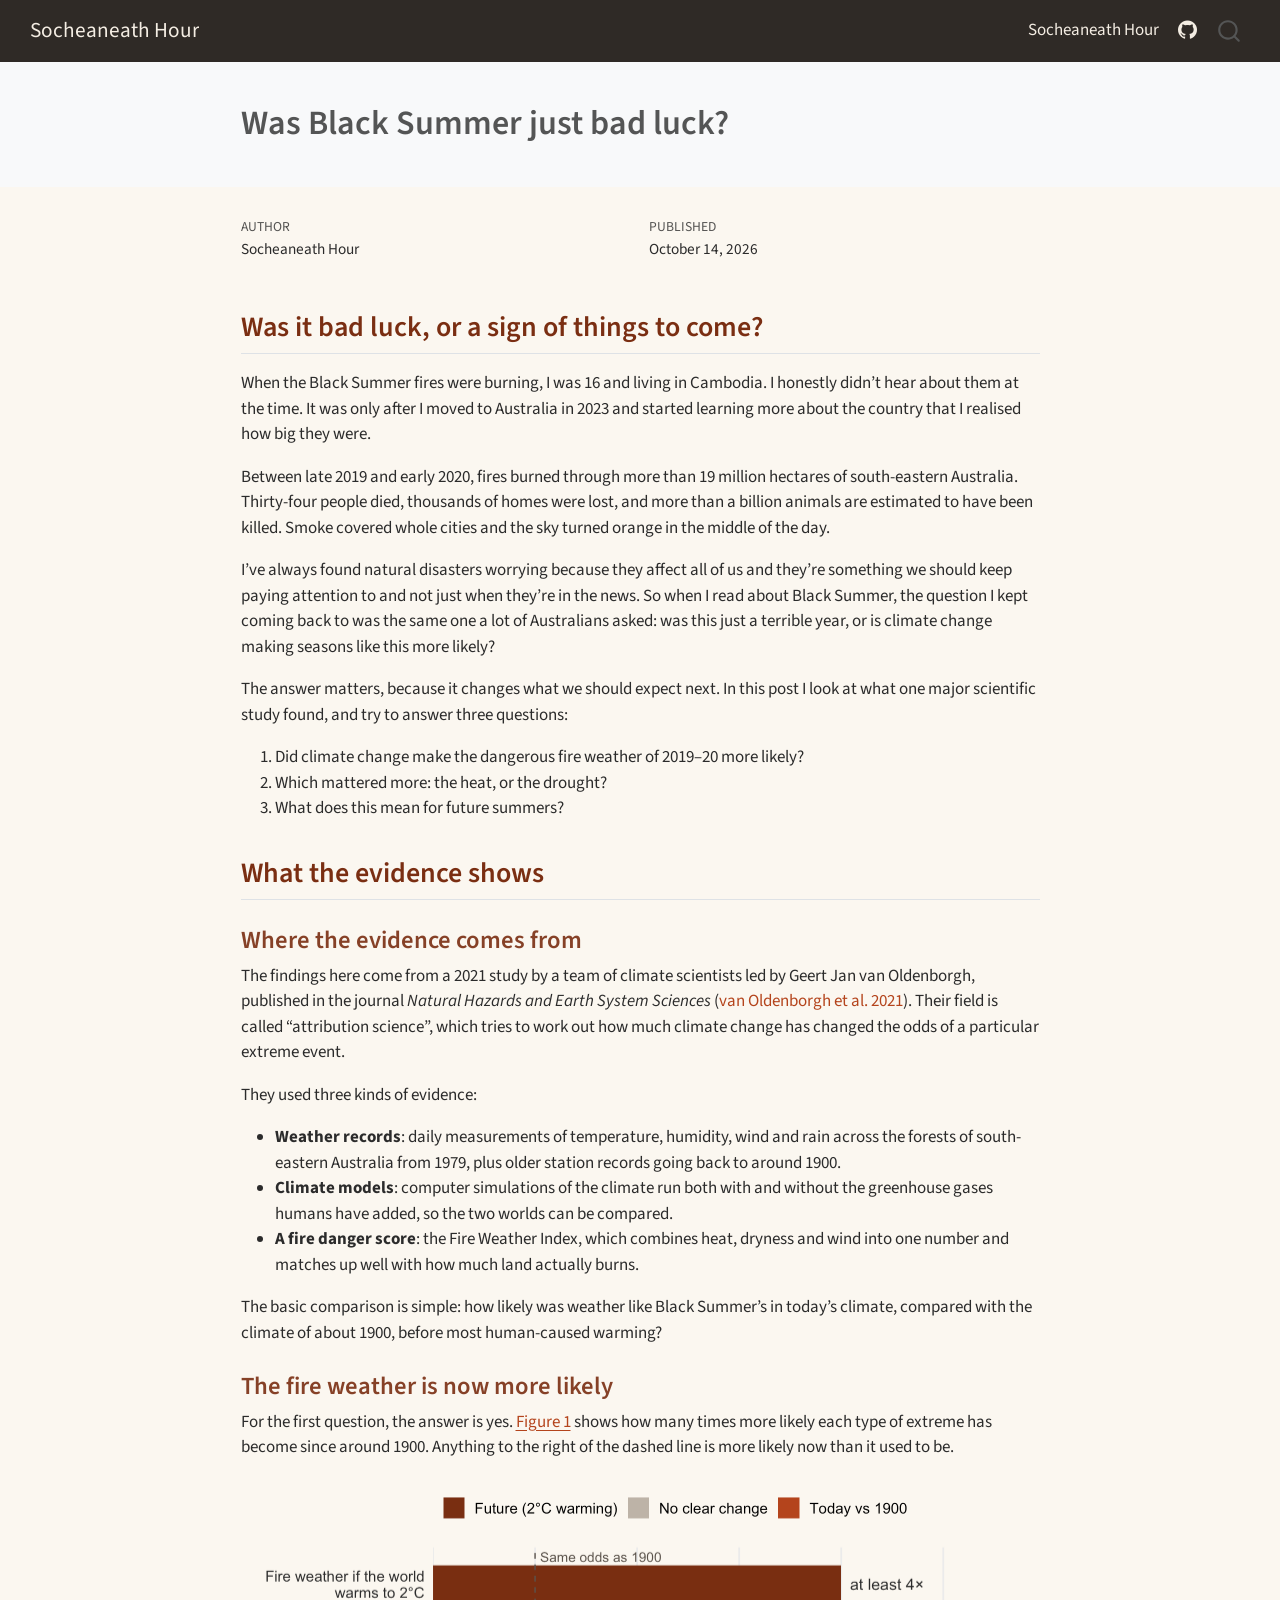
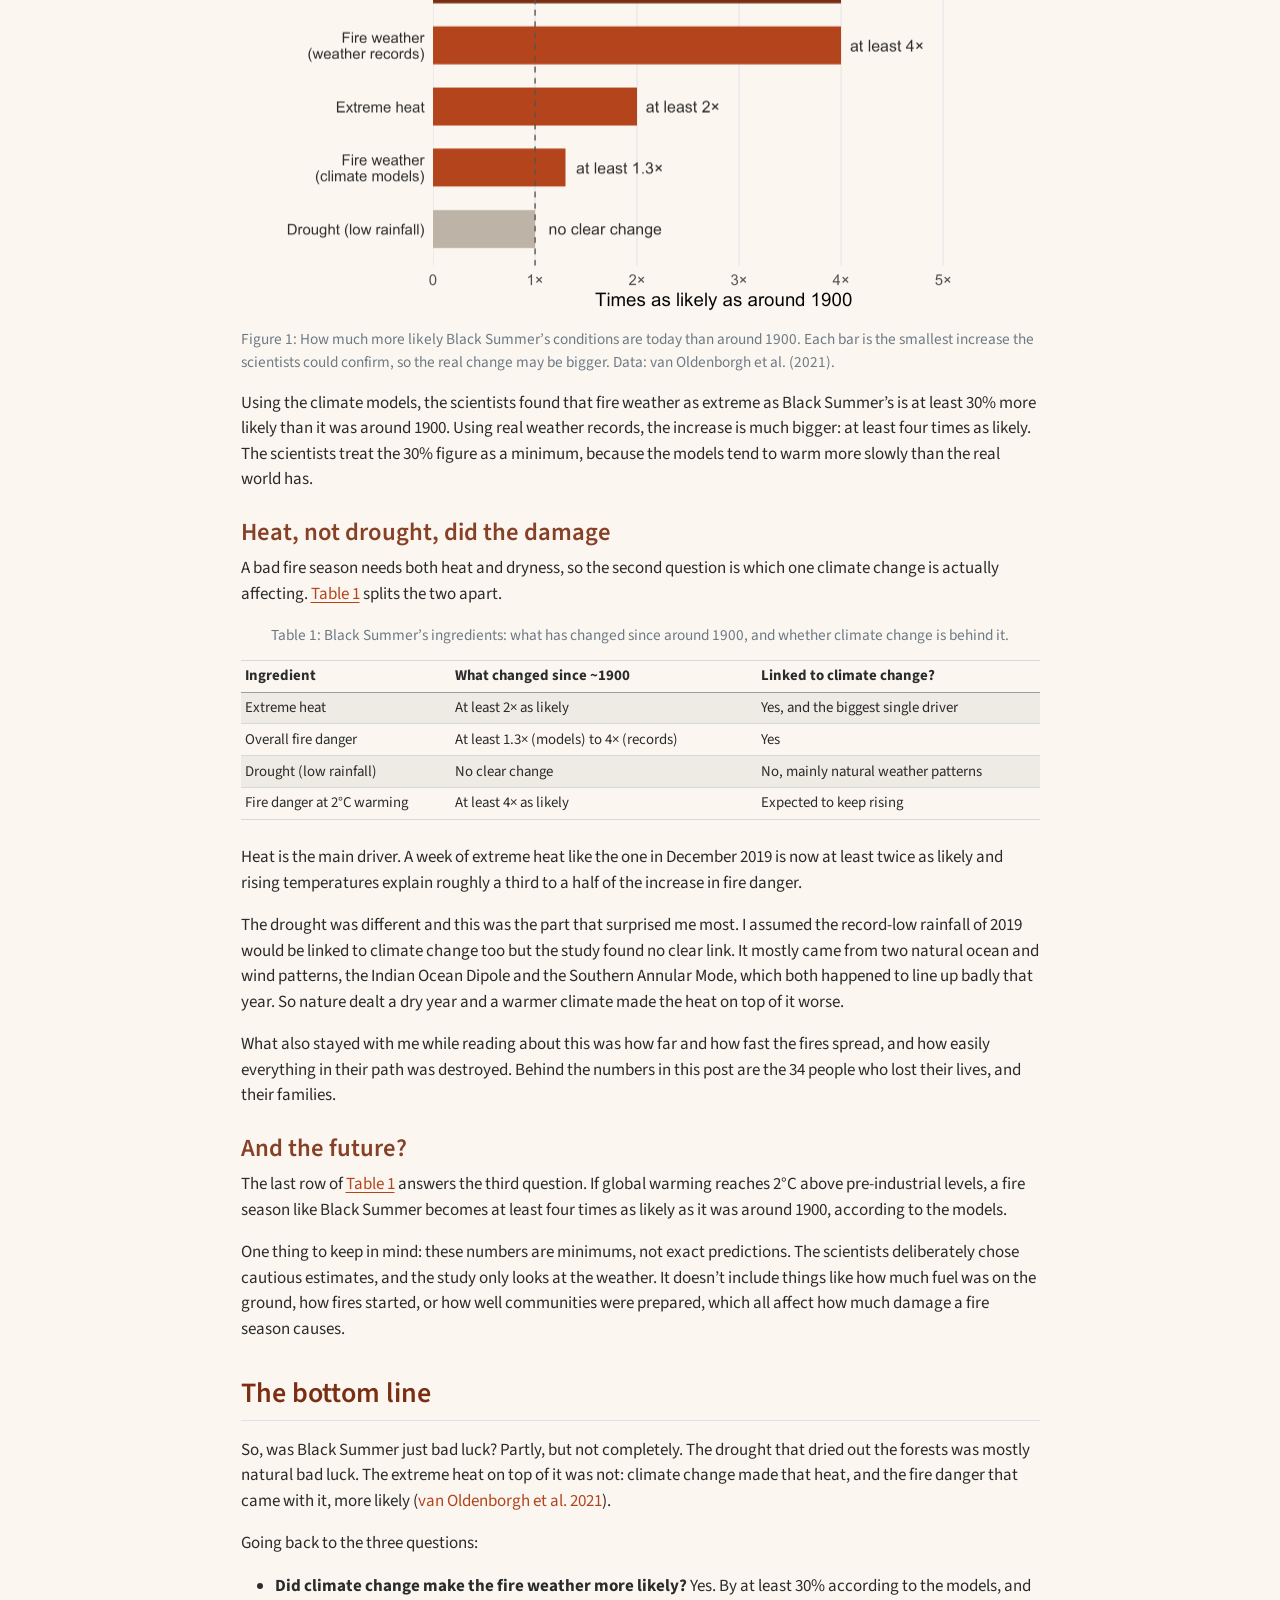
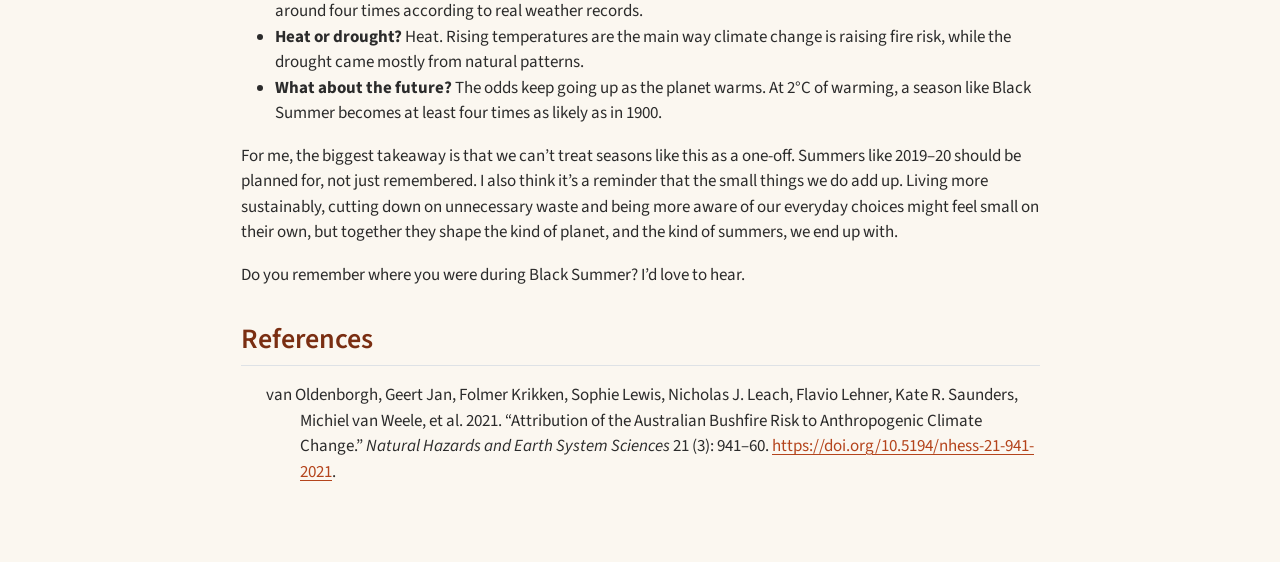
<file: docs/posts/black_summer/index.html>
<!DOCTYPE html>
<html xmlns="http://www.w3.org/1999/xhtml" lang="en" xml:lang="en"><head>

<meta charset="utf-8">
<meta name="generator" content="quarto-1.6.42">

<meta name="viewport" content="width=device-width, initial-scale=1.0, user-scalable=yes">

<meta name="author" content="Socheaneath Hour">
<meta name="dcterms.date" content="2026-10-14">

<title>Was Black Summer just bad luck? – Socheaneath Hour</title>
<style>
code{white-space: pre-wrap;}
span.smallcaps{font-variant: small-caps;}
div.columns{display: flex; gap: min(4vw, 1.5em);}
div.column{flex: auto; overflow-x: auto;}
div.hanging-indent{margin-left: 1.5em; text-indent: -1.5em;}
ul.task-list{list-style: none;}
ul.task-list li input[type="checkbox"] {
  width: 0.8em;
  margin: 0 0.8em 0.2em -1em; /* quarto-specific, see https://github.com/quarto-dev/quarto-cli/issues/4556 */ 
  vertical-align: middle;
}
/* CSS for citations */
div.csl-bib-body { }
div.csl-entry {
  clear: both;
  margin-bottom: 0em;
}
.hanging-indent div.csl-entry {
  margin-left:2em;
  text-indent:-2em;
}
div.csl-left-margin {
  min-width:2em;
  float:left;
}
div.csl-right-inline {
  margin-left:2em;
  padding-left:1em;
}
div.csl-indent {
  margin-left: 2em;
}</style>


<script src="../../site_libs/quarto-nav/quarto-nav.js"></script>
<script src="../../site_libs/quarto-nav/headroom.min.js"></script>
<script src="../../site_libs/clipboard/clipboard.min.js"></script>
<script src="../../site_libs/quarto-search/autocomplete.umd.js"></script>
<script src="../../site_libs/quarto-search/fuse.min.js"></script>
<script src="../../site_libs/quarto-search/quarto-search.js"></script>
<meta name="quarto:offset" content="../../">
<script src="../../site_libs/quarto-html/quarto.js"></script>
<script src="../../site_libs/quarto-html/popper.min.js"></script>
<script src="../../site_libs/quarto-html/tippy.umd.min.js"></script>
<script src="../../site_libs/quarto-html/anchor.min.js"></script>
<link href="../../site_libs/quarto-html/tippy.css" rel="stylesheet">
<link href="../../site_libs/quarto-html/quarto-syntax-highlighting-2f5df379a58b258e96c21c0638c20c03.css" rel="stylesheet" id="quarto-text-highlighting-styles">
<script src="../../site_libs/bootstrap/bootstrap.min.js"></script>
<link href="../../site_libs/bootstrap/bootstrap-icons.css" rel="stylesheet">
<link href="../../site_libs/bootstrap/bootstrap-6bd9cfa162949bde0a231f530c97869d.min.css" rel="stylesheet" append-hash="true" id="quarto-bootstrap" data-mode="light">
<script id="quarto-search-options" type="application/json">{
  "location": "navbar",
  "copy-button": false,
  "collapse-after": 3,
  "panel-placement": "end",
  "type": "overlay",
  "limit": 50,
  "keyboard-shortcut": [
    "f",
    "/",
    "s"
  ],
  "show-item-context": false,
  "language": {
    "search-no-results-text": "No results",
    "search-matching-documents-text": "matching documents",
    "search-copy-link-title": "Copy link to search",
    "search-hide-matches-text": "Hide additional matches",
    "search-more-match-text": "more match in this document",
    "search-more-matches-text": "more matches in this document",
    "search-clear-button-title": "Clear",
    "search-text-placeholder": "",
    "search-detached-cancel-button-title": "Cancel",
    "search-submit-button-title": "Submit",
    "search-label": "Search"
  }
}</script>


<link rel="stylesheet" href="../../styles.css">
</head>

<body class="nav-fixed fullcontent">

<div id="quarto-search-results"></div>
  <header id="quarto-header" class="headroom fixed-top quarto-banner">
    <nav class="navbar navbar-expand-lg " data-bs-theme="dark">
      <div class="navbar-container container-fluid">
      <div class="navbar-brand-container mx-auto">
    <a class="navbar-brand" href="../../index.html">
    <span class="navbar-title">Socheaneath Hour</span>
    </a>
  </div>
            <div id="quarto-search" class="" title="Search"></div>
          <button class="navbar-toggler" type="button" data-bs-toggle="collapse" data-bs-target="#navbarCollapse" aria-controls="navbarCollapse" role="menu" aria-expanded="false" aria-label="Toggle navigation" onclick="if (window.quartoToggleHeadroom) { window.quartoToggleHeadroom(); }">
  <span class="navbar-toggler-icon"></span>
</button>
          <div class="collapse navbar-collapse" id="navbarCollapse">
            <ul class="navbar-nav navbar-nav-scroll ms-auto">
  <li class="nav-item">
    <a class="nav-link" href="../../about.html"> 
<span class="menu-text">Socheaneath Hour</span></a>
  </li>  
  <li class="nav-item compact">
    <a class="nav-link" href="https://github.com/shou0031-arch"> <i class="bi bi-github" role="img">
</i> 
<span class="menu-text"></span></a>
  </li>  
</ul>
          </div> <!-- /navcollapse -->
            <div class="quarto-navbar-tools">
</div>
      </div> <!-- /container-fluid -->
    </nav>
</header>
<!-- content -->
<header id="title-block-header" class="quarto-title-block default page-columns page-full">
  <div class="quarto-title-banner page-columns page-full">
    <div class="quarto-title column-body">
      <h1 class="title">Was Black Summer just bad luck?</h1>
                      </div>
  </div>
    
  
  <div class="quarto-title-meta">

      <div>
      <div class="quarto-title-meta-heading">Author</div>
      <div class="quarto-title-meta-contents">
               <p>Socheaneath Hour </p>
            </div>
    </div>
      
      <div>
      <div class="quarto-title-meta-heading">Published</div>
      <div class="quarto-title-meta-contents">
        <p class="date">October 14, 2026</p>
      </div>
    </div>
    
      
    </div>
    
  
  </header><div id="quarto-content" class="quarto-container page-columns page-rows-contents page-layout-article page-navbar">
<!-- sidebar -->
<!-- margin-sidebar -->
    
<!-- main -->
<main class="content quarto-banner-title-block" id="quarto-document-content">





<section id="was-it-bad-luck-or-a-sign-of-things-to-come" class="level2">
<h2 class="anchored" data-anchor-id="was-it-bad-luck-or-a-sign-of-things-to-come">Was it bad luck, or a sign of things to come?</h2>
<p>When the Black Summer fires were burning, I was 16 and living in Cambodia. I honestly didn’t hear about them at the time. It was only after I moved to Australia in 2023 and started learning more about the country that I realised how big they were.</p>
<p>Between late 2019 and early 2020, fires burned through more than 19 million hectares of south-eastern Australia. Thirty-four people died, thousands of homes were lost, and more than a billion animals are estimated to have been killed. Smoke covered whole cities and the sky turned orange in the middle of the day.</p>
<p>I’ve always found natural disasters worrying because they affect all of us and they’re something we should keep paying attention to and not just when they’re in the news. So when I read about Black Summer, the question I kept coming back to was the same one a lot of Australians asked: was this just a terrible year, or is climate change making seasons like this more likely?</p>
<p>The answer matters, because it changes what we should expect next. In this post I look at what one major scientific study found, and try to answer three questions:</p>
<ol type="1">
<li>Did climate change make the dangerous fire weather of 2019–20 more likely?</li>
<li>Which mattered more: the heat, or the drought?</li>
<li>What does this mean for future summers?</li>
</ol>
</section>
<section id="what-the-evidence-shows" class="level2">
<h2 class="anchored" data-anchor-id="what-the-evidence-shows">What the evidence shows</h2>
<section id="where-the-evidence-comes-from" class="level3">
<h3 class="anchored" data-anchor-id="where-the-evidence-comes-from">Where the evidence comes from</h3>
<p>The findings here come from a 2021 study by a team of climate scientists led by Geert Jan van Oldenborgh, published in the journal <em>Natural Hazards and Earth System Sciences</em> <span class="citation" data-cites="vanoldenborgh2021">(<a href="#ref-vanoldenborgh2021" role="doc-biblioref">van Oldenborgh et al. 2021</a>)</span>. Their field is called “attribution science”, which tries to work out how much climate change has changed the odds of a particular extreme event.</p>
<p>They used three kinds of evidence:</p>
<ul>
<li><strong>Weather records</strong>: daily measurements of temperature, humidity, wind and rain across the forests of south-eastern Australia from 1979, plus older station records going back to around 1900.</li>
<li><strong>Climate models</strong>: computer simulations of the climate run both with and without the greenhouse gases humans have added, so the two worlds can be compared.</li>
<li><strong>A fire danger score</strong>: the Fire Weather Index, which combines heat, dryness and wind into one number and matches up well with how much land actually burns.</li>
</ul>
<p>The basic comparison is simple: how likely was weather like Black Summer’s in today’s climate, compared with the climate of about 1900, before most human-caused warming?</p>
</section>
<section id="the-fire-weather-is-now-more-likely" class="level3">
<h3 class="anchored" data-anchor-id="the-fire-weather-is-now-more-likely">The fire weather is now more likely</h3>
<p>For the first question, the answer is yes. <a href="#fig-likelihood" class="quarto-xref">Figure&nbsp;1</a> shows how many times more likely each type of extreme has become since around 1900. Anything to the right of the dashed line is more likely now than it used to be.</p>
<div class="cell">
<div class="cell-output-display">
<div id="fig-likelihood" class="quarto-float quarto-figure quarto-figure-center anchored" alt="Horizontal bar chart. Fire weather at 2 degrees of warming is at least 4 times as likely, fire weather from weather records at least 4 times, extreme heat at least 2 times, fire weather from climate models at least 1.3 times, and drought shows no clear change at 1 times.">
<figure class="quarto-float quarto-float-fig figure">
<div aria-describedby="fig-likelihood-caption-0ceaefa1-69ba-4598-a22c-09a6ac19f8ca">
<img src="index_files/figure-html/fig-likelihood-1.png" class="img-fluid figure-img" alt="Horizontal bar chart. Fire weather at 2 degrees of warming is at least 4 times as likely, fire weather from weather records at least 4 times, extreme heat at least 2 times, fire weather from climate models at least 1.3 times, and drought shows no clear change at 1 times." width="768">
</div>
<figcaption class="quarto-float-caption-bottom quarto-float-caption quarto-float-fig" id="fig-likelihood-caption-0ceaefa1-69ba-4598-a22c-09a6ac19f8ca">
Figure&nbsp;1: How much more likely Black Summer’s conditions are today than around 1900. Each bar is the smallest increase the scientists could confirm, so the real change may be bigger. Data: van Oldenborgh et al.&nbsp;(2021).
</figcaption>
</figure>
</div>
</div>
</div>
<p>Using the climate models, the scientists found that fire weather as extreme as Black Summer’s is at least 30% more likely than it was around 1900. Using real weather records, the increase is much bigger: at least four times as likely. The scientists treat the 30% figure as a minimum, because the models tend to warm more slowly than the real world has.</p>
</section>
<section id="heat-not-drought-did-the-damage" class="level3">
<h3 class="anchored" data-anchor-id="heat-not-drought-did-the-damage">Heat, not drought, did the damage</h3>
<p>A bad fire season needs both heat and dryness, so the second question is which one climate change is actually affecting. <a href="#tbl-ingredients" class="quarto-xref">Table&nbsp;1</a> splits the two apart.</p>
<div class="cell">
<div id="tbl-ingredients" class="cell quarto-float quarto-figure quarto-figure-center anchored">
<figure class="quarto-float quarto-float-tbl figure">
<figcaption class="quarto-float-caption-top quarto-float-caption quarto-float-tbl" id="tbl-ingredients-caption-0ceaefa1-69ba-4598-a22c-09a6ac19f8ca">
Table&nbsp;1: Black Summer’s ingredients: what has changed since around 1900, and whether climate change is behind it.
</figcaption>
<div aria-describedby="tbl-ingredients-caption-0ceaefa1-69ba-4598-a22c-09a6ac19f8ca">
<div class="cell-output-display">
<table class="do-not-create-environment cell caption-top table table-sm table-striped small">
<colgroup>
<col style="width: 26%">
<col style="width: 38%">
<col style="width: 35%">
</colgroup>
<thead>
<tr class="header">
<th style="text-align: left;">Ingredient</th>
<th style="text-align: left;">What changed since ~1900</th>
<th style="text-align: left;">Linked to climate change?</th>
</tr>
</thead>
<tbody>
<tr class="odd">
<td style="text-align: left;">Extreme heat</td>
<td style="text-align: left;">At least 2× as likely</td>
<td style="text-align: left;">Yes, and the biggest single driver</td>
</tr>
<tr class="even">
<td style="text-align: left;">Overall fire danger</td>
<td style="text-align: left;">At least 1.3× (models) to 4× (records)</td>
<td style="text-align: left;">Yes</td>
</tr>
<tr class="odd">
<td style="text-align: left;">Drought (low rainfall)</td>
<td style="text-align: left;">No clear change</td>
<td style="text-align: left;">No, mainly natural weather patterns</td>
</tr>
<tr class="even">
<td style="text-align: left;">Fire danger at 2°C warming</td>
<td style="text-align: left;">At least 4× as likely</td>
<td style="text-align: left;">Expected to keep rising</td>
</tr>
</tbody>
</table>
</div>
</div>
</figure>
</div>
</div>
<p>Heat is the main driver. A week of extreme heat like the one in December 2019 is now at least twice as likely and rising temperatures explain roughly a third to a half of the increase in fire danger.</p>
<p>The drought was different and this was the part that surprised me most. I assumed the record-low rainfall of 2019 would be linked to climate change too but the study found no clear link. It mostly came from two natural ocean and wind patterns, the Indian Ocean Dipole and the Southern Annular Mode, which both happened to line up badly that year. So nature dealt a dry year and a warmer climate made the heat on top of it worse.</p>
<p>What also stayed with me while reading about this was how far and how fast the fires spread, and how easily everything in their path was destroyed. Behind the numbers in this post are the 34 people who lost their lives, and their families.</p>
</section>
<section id="and-the-future" class="level3">
<h3 class="anchored" data-anchor-id="and-the-future">And the future?</h3>
<p>The last row of <a href="#tbl-ingredients" class="quarto-xref">Table&nbsp;1</a> answers the third question. If global warming reaches 2°C above pre-industrial levels, a fire season like Black Summer becomes at least four times as likely as it was around 1900, according to the models.</p>
<p>One thing to keep in mind: these numbers are minimums, not exact predictions. The scientists deliberately chose cautious estimates, and the study only looks at the weather. It doesn’t include things like how much fuel was on the ground, how fires started, or how well communities were prepared, which all affect how much damage a fire season causes.</p>
</section>
</section>
<section id="the-bottom-line" class="level2">
<h2 class="anchored" data-anchor-id="the-bottom-line">The bottom line</h2>
<p>So, was Black Summer just bad luck? Partly, but not completely. The drought that dried out the forests was mostly natural bad luck. The extreme heat on top of it was not: climate change made that heat, and the fire danger that came with it, more likely <span class="citation" data-cites="vanoldenborgh2021">(<a href="#ref-vanoldenborgh2021" role="doc-biblioref">van Oldenborgh et al. 2021</a>)</span>.</p>
<p>Going back to the three questions:</p>
<ul>
<li><strong>Did climate change make the fire weather more likely?</strong> Yes. By at least 30% according to the models, and around four times according to real weather records.</li>
<li><strong>Heat or drought?</strong> Heat. Rising temperatures are the main way climate change is raising fire risk, while the drought came mostly from natural patterns.</li>
<li><strong>What about the future?</strong> The odds keep going up as the planet warms. At 2°C of warming, a season like Black Summer becomes at least four times as likely as in 1900.</li>
</ul>
<p>For me, the biggest takeaway is that we can’t treat seasons like this as a one-off. Summers like 2019–20 should be planned for, not just remembered. I also think it’s a reminder that the small things we do add up. Living more sustainably, cutting down on unnecessary waste and being more aware of our everyday choices might feel small on their own, but together they shape the kind of planet, and the kind of summers, we end up with.</p>
<p>Do you remember where you were during Black Summer? I’d love to hear.</p>
</section>
<section id="references" class="level2">
<h2 class="anchored" data-anchor-id="references">References</h2>
<div id="refs" class="references csl-bib-body hanging-indent" data-entry-spacing="0" role="list">
<div id="ref-vanoldenborgh2021" class="csl-entry" role="listitem">
van Oldenborgh, Geert Jan, Folmer Krikken, Sophie Lewis, Nicholas J. Leach, Flavio Lehner, Kate R. Saunders, Michiel van Weele, et al. 2021. <span>“Attribution of the <span>Australian</span> Bushfire Risk to Anthropogenic Climate Change.”</span> <em>Natural Hazards and Earth System Sciences</em> 21 (3): 941–60. <a href="https://doi.org/10.5194/nhess-21-941-2021">https://doi.org/10.5194/nhess-21-941-2021</a>.
</div>
</div>


</section>

</main> <!-- /main -->
<script id="quarto-html-after-body" type="application/javascript">
window.document.addEventListener("DOMContentLoaded", function (event) {
  const toggleBodyColorMode = (bsSheetEl) => {
    const mode = bsSheetEl.getAttribute("data-mode");
    const bodyEl = window.document.querySelector("body");
    if (mode === "dark") {
      bodyEl.classList.add("quarto-dark");
      bodyEl.classList.remove("quarto-light");
    } else {
      bodyEl.classList.add("quarto-light");
      bodyEl.classList.remove("quarto-dark");
    }
  }
  const toggleBodyColorPrimary = () => {
    const bsSheetEl = window.document.querySelector("link#quarto-bootstrap");
    if (bsSheetEl) {
      toggleBodyColorMode(bsSheetEl);
    }
  }
  toggleBodyColorPrimary();  
  const icon = "";
  const anchorJS = new window.AnchorJS();
  anchorJS.options = {
    placement: 'right',
    icon: icon
  };
  anchorJS.add('.anchored');
  const isCodeAnnotation = (el) => {
    for (const clz of el.classList) {
      if (clz.startsWith('code-annotation-')) {                     
        return true;
      }
    }
    return false;
  }
  const onCopySuccess = function(e) {
    // button target
    const button = e.trigger;
    // don't keep focus
    button.blur();
    // flash "checked"
    button.classList.add('code-copy-button-checked');
    var currentTitle = button.getAttribute("title");
    button.setAttribute("title", "Copied!");
    let tooltip;
    if (window.bootstrap) {
      button.setAttribute("data-bs-toggle", "tooltip");
      button.setAttribute("data-bs-placement", "left");
      button.setAttribute("data-bs-title", "Copied!");
      tooltip = new bootstrap.Tooltip(button, 
        { trigger: "manual", 
          customClass: "code-copy-button-tooltip",
          offset: [0, -8]});
      tooltip.show();    
    }
    setTimeout(function() {
      if (tooltip) {
        tooltip.hide();
        button.removeAttribute("data-bs-title");
        button.removeAttribute("data-bs-toggle");
        button.removeAttribute("data-bs-placement");
      }
      button.setAttribute("title", currentTitle);
      button.classList.remove('code-copy-button-checked');
    }, 1000);
    // clear code selection
    e.clearSelection();
  }
  const getTextToCopy = function(trigger) {
      const codeEl = trigger.previousElementSibling.cloneNode(true);
      for (const childEl of codeEl.children) {
        if (isCodeAnnotation(childEl)) {
          childEl.remove();
        }
      }
      return codeEl.innerText;
  }
  const clipboard = new window.ClipboardJS('.code-copy-button:not([data-in-quarto-modal])', {
    text: getTextToCopy
  });
  clipboard.on('success', onCopySuccess);
  if (window.document.getElementById('quarto-embedded-source-code-modal')) {
    const clipboardModal = new window.ClipboardJS('.code-copy-button[data-in-quarto-modal]', {
      text: getTextToCopy,
      container: window.document.getElementById('quarto-embedded-source-code-modal')
    });
    clipboardModal.on('success', onCopySuccess);
  }
    var localhostRegex = new RegExp(/^(?:http|https):\/\/localhost\:?[0-9]*\//);
    var mailtoRegex = new RegExp(/^mailto:/);
      var filterRegex = new RegExp('/' + window.location.host + '/');
    var isInternal = (href) => {
        return filterRegex.test(href) || localhostRegex.test(href) || mailtoRegex.test(href);
    }
    // Inspect non-navigation links and adorn them if external
 	var links = window.document.querySelectorAll('a[href]:not(.nav-link):not(.navbar-brand):not(.toc-action):not(.sidebar-link):not(.sidebar-item-toggle):not(.pagination-link):not(.no-external):not([aria-hidden]):not(.dropdown-item):not(.quarto-navigation-tool):not(.about-link)');
    for (var i=0; i<links.length; i++) {
      const link = links[i];
      if (!isInternal(link.href)) {
        // undo the damage that might have been done by quarto-nav.js in the case of
        // links that we want to consider external
        if (link.dataset.originalHref !== undefined) {
          link.href = link.dataset.originalHref;
        }
      }
    }
  function tippyHover(el, contentFn, onTriggerFn, onUntriggerFn) {
    const config = {
      allowHTML: true,
      maxWidth: 500,
      delay: 100,
      arrow: false,
      appendTo: function(el) {
          return el.parentElement;
      },
      interactive: true,
      interactiveBorder: 10,
      theme: 'quarto',
      placement: 'bottom-start',
    };
    if (contentFn) {
      config.content = contentFn;
    }
    if (onTriggerFn) {
      config.onTrigger = onTriggerFn;
    }
    if (onUntriggerFn) {
      config.onUntrigger = onUntriggerFn;
    }
    window.tippy(el, config); 
  }
  const noterefs = window.document.querySelectorAll('a[role="doc-noteref"]');
  for (var i=0; i<noterefs.length; i++) {
    const ref = noterefs[i];
    tippyHover(ref, function() {
      // use id or data attribute instead here
      let href = ref.getAttribute('data-footnote-href') || ref.getAttribute('href');
      try { href = new URL(href).hash; } catch {}
      const id = href.replace(/^#\/?/, "");
      const note = window.document.getElementById(id);
      if (note) {
        return note.innerHTML;
      } else {
        return "";
      }
    });
  }
  const xrefs = window.document.querySelectorAll('a.quarto-xref');
  const processXRef = (id, note) => {
    // Strip column container classes
    const stripColumnClz = (el) => {
      el.classList.remove("page-full", "page-columns");
      if (el.children) {
        for (const child of el.children) {
          stripColumnClz(child);
        }
      }
    }
    stripColumnClz(note)
    if (id === null || id.startsWith('sec-')) {
      // Special case sections, only their first couple elements
      const container = document.createElement("div");
      if (note.children && note.children.length > 2) {
        container.appendChild(note.children[0].cloneNode(true));
        for (let i = 1; i < note.children.length; i++) {
          const child = note.children[i];
          if (child.tagName === "P" && child.innerText === "") {
            continue;
          } else {
            container.appendChild(child.cloneNode(true));
            break;
          }
        }
        if (window.Quarto?.typesetMath) {
          window.Quarto.typesetMath(container);
        }
        return container.innerHTML
      } else {
        if (window.Quarto?.typesetMath) {
          window.Quarto.typesetMath(note);
        }
        return note.innerHTML;
      }
    } else {
      // Remove any anchor links if they are present
      const anchorLink = note.querySelector('a.anchorjs-link');
      if (anchorLink) {
        anchorLink.remove();
      }
      if (window.Quarto?.typesetMath) {
        window.Quarto.typesetMath(note);
      }
      if (note.classList.contains("callout")) {
        return note.outerHTML;
      } else {
        return note.innerHTML;
      }
    }
  }
  for (var i=0; i<xrefs.length; i++) {
    const xref = xrefs[i];
    tippyHover(xref, undefined, function(instance) {
      instance.disable();
      let url = xref.getAttribute('href');
      let hash = undefined; 
      if (url.startsWith('#')) {
        hash = url;
      } else {
        try { hash = new URL(url).hash; } catch {}
      }
      if (hash) {
        const id = hash.replace(/^#\/?/, "");
        const note = window.document.getElementById(id);
        if (note !== null) {
          try {
            const html = processXRef(id, note.cloneNode(true));
            instance.setContent(html);
          } finally {
            instance.enable();
            instance.show();
          }
        } else {
          // See if we can fetch this
          fetch(url.split('#')[0])
          .then(res => res.text())
          .then(html => {
            const parser = new DOMParser();
            const htmlDoc = parser.parseFromString(html, "text/html");
            const note = htmlDoc.getElementById(id);
            if (note !== null) {
              const html = processXRef(id, note);
              instance.setContent(html);
            } 
          }).finally(() => {
            instance.enable();
            instance.show();
          });
        }
      } else {
        // See if we can fetch a full url (with no hash to target)
        // This is a special case and we should probably do some content thinning / targeting
        fetch(url)
        .then(res => res.text())
        .then(html => {
          const parser = new DOMParser();
          const htmlDoc = parser.parseFromString(html, "text/html");
          const note = htmlDoc.querySelector('main.content');
          if (note !== null) {
            // This should only happen for chapter cross references
            // (since there is no id in the URL)
            // remove the first header
            if (note.children.length > 0 && note.children[0].tagName === "HEADER") {
              note.children[0].remove();
            }
            const html = processXRef(null, note);
            instance.setContent(html);
          } 
        }).finally(() => {
          instance.enable();
          instance.show();
        });
      }
    }, function(instance) {
    });
  }
      let selectedAnnoteEl;
      const selectorForAnnotation = ( cell, annotation) => {
        let cellAttr = 'data-code-cell="' + cell + '"';
        let lineAttr = 'data-code-annotation="' +  annotation + '"';
        const selector = 'span[' + cellAttr + '][' + lineAttr + ']';
        return selector;
      }
      const selectCodeLines = (annoteEl) => {
        const doc = window.document;
        const targetCell = annoteEl.getAttribute("data-target-cell");
        const targetAnnotation = annoteEl.getAttribute("data-target-annotation");
        const annoteSpan = window.document.querySelector(selectorForAnnotation(targetCell, targetAnnotation));
        const lines = annoteSpan.getAttribute("data-code-lines").split(",");
        const lineIds = lines.map((line) => {
          return targetCell + "-" + line;
        })
        let top = null;
        let height = null;
        let parent = null;
        if (lineIds.length > 0) {
            //compute the position of the single el (top and bottom and make a div)
            const el = window.document.getElementById(lineIds[0]);
            top = el.offsetTop;
            height = el.offsetHeight;
            parent = el.parentElement.parentElement;
          if (lineIds.length > 1) {
            const lastEl = window.document.getElementById(lineIds[lineIds.length - 1]);
            const bottom = lastEl.offsetTop + lastEl.offsetHeight;
            height = bottom - top;
          }
          if (top !== null && height !== null && parent !== null) {
            // cook up a div (if necessary) and position it 
            let div = window.document.getElementById("code-annotation-line-highlight");
            if (div === null) {
              div = window.document.createElement("div");
              div.setAttribute("id", "code-annotation-line-highlight");
              div.style.position = 'absolute';
              parent.appendChild(div);
            }
            div.style.top = top - 2 + "px";
            div.style.height = height + 4 + "px";
            div.style.left = 0;
            let gutterDiv = window.document.getElementById("code-annotation-line-highlight-gutter");
            if (gutterDiv === null) {
              gutterDiv = window.document.createElement("div");
              gutterDiv.setAttribute("id", "code-annotation-line-highlight-gutter");
              gutterDiv.style.position = 'absolute';
              const codeCell = window.document.getElementById(targetCell);
              const gutter = codeCell.querySelector('.code-annotation-gutter');
              gutter.appendChild(gutterDiv);
            }
            gutterDiv.style.top = top - 2 + "px";
            gutterDiv.style.height = height + 4 + "px";
          }
          selectedAnnoteEl = annoteEl;
        }
      };
      const unselectCodeLines = () => {
        const elementsIds = ["code-annotation-line-highlight", "code-annotation-line-highlight-gutter"];
        elementsIds.forEach((elId) => {
          const div = window.document.getElementById(elId);
          if (div) {
            div.remove();
          }
        });
        selectedAnnoteEl = undefined;
      };
        // Handle positioning of the toggle
    window.addEventListener(
      "resize",
      throttle(() => {
        elRect = undefined;
        if (selectedAnnoteEl) {
          selectCodeLines(selectedAnnoteEl);
        }
      }, 10)
    );
    function throttle(fn, ms) {
    let throttle = false;
    let timer;
      return (...args) => {
        if(!throttle) { // first call gets through
            fn.apply(this, args);
            throttle = true;
        } else { // all the others get throttled
            if(timer) clearTimeout(timer); // cancel #2
            timer = setTimeout(() => {
              fn.apply(this, args);
              timer = throttle = false;
            }, ms);
        }
      };
    }
      // Attach click handler to the DT
      const annoteDls = window.document.querySelectorAll('dt[data-target-cell]');
      for (const annoteDlNode of annoteDls) {
        annoteDlNode.addEventListener('click', (event) => {
          const clickedEl = event.target;
          if (clickedEl !== selectedAnnoteEl) {
            unselectCodeLines();
            const activeEl = window.document.querySelector('dt[data-target-cell].code-annotation-active');
            if (activeEl) {
              activeEl.classList.remove('code-annotation-active');
            }
            selectCodeLines(clickedEl);
            clickedEl.classList.add('code-annotation-active');
          } else {
            // Unselect the line
            unselectCodeLines();
            clickedEl.classList.remove('code-annotation-active');
          }
        });
      }
  const findCites = (el) => {
    const parentEl = el.parentElement;
    if (parentEl) {
      const cites = parentEl.dataset.cites;
      if (cites) {
        return {
          el,
          cites: cites.split(' ')
        };
      } else {
        return findCites(el.parentElement)
      }
    } else {
      return undefined;
    }
  };
  var bibliorefs = window.document.querySelectorAll('a[role="doc-biblioref"]');
  for (var i=0; i<bibliorefs.length; i++) {
    const ref = bibliorefs[i];
    const citeInfo = findCites(ref);
    if (citeInfo) {
      tippyHover(citeInfo.el, function() {
        var popup = window.document.createElement('div');
        citeInfo.cites.forEach(function(cite) {
          var citeDiv = window.document.createElement('div');
          citeDiv.classList.add('hanging-indent');
          citeDiv.classList.add('csl-entry');
          var biblioDiv = window.document.getElementById('ref-' + cite);
          if (biblioDiv) {
            citeDiv.innerHTML = biblioDiv.innerHTML;
          }
          popup.appendChild(citeDiv);
        });
        return popup.innerHTML;
      });
    }
  }
});
</script>
</div> <!-- /content -->




</body></html>
</file>
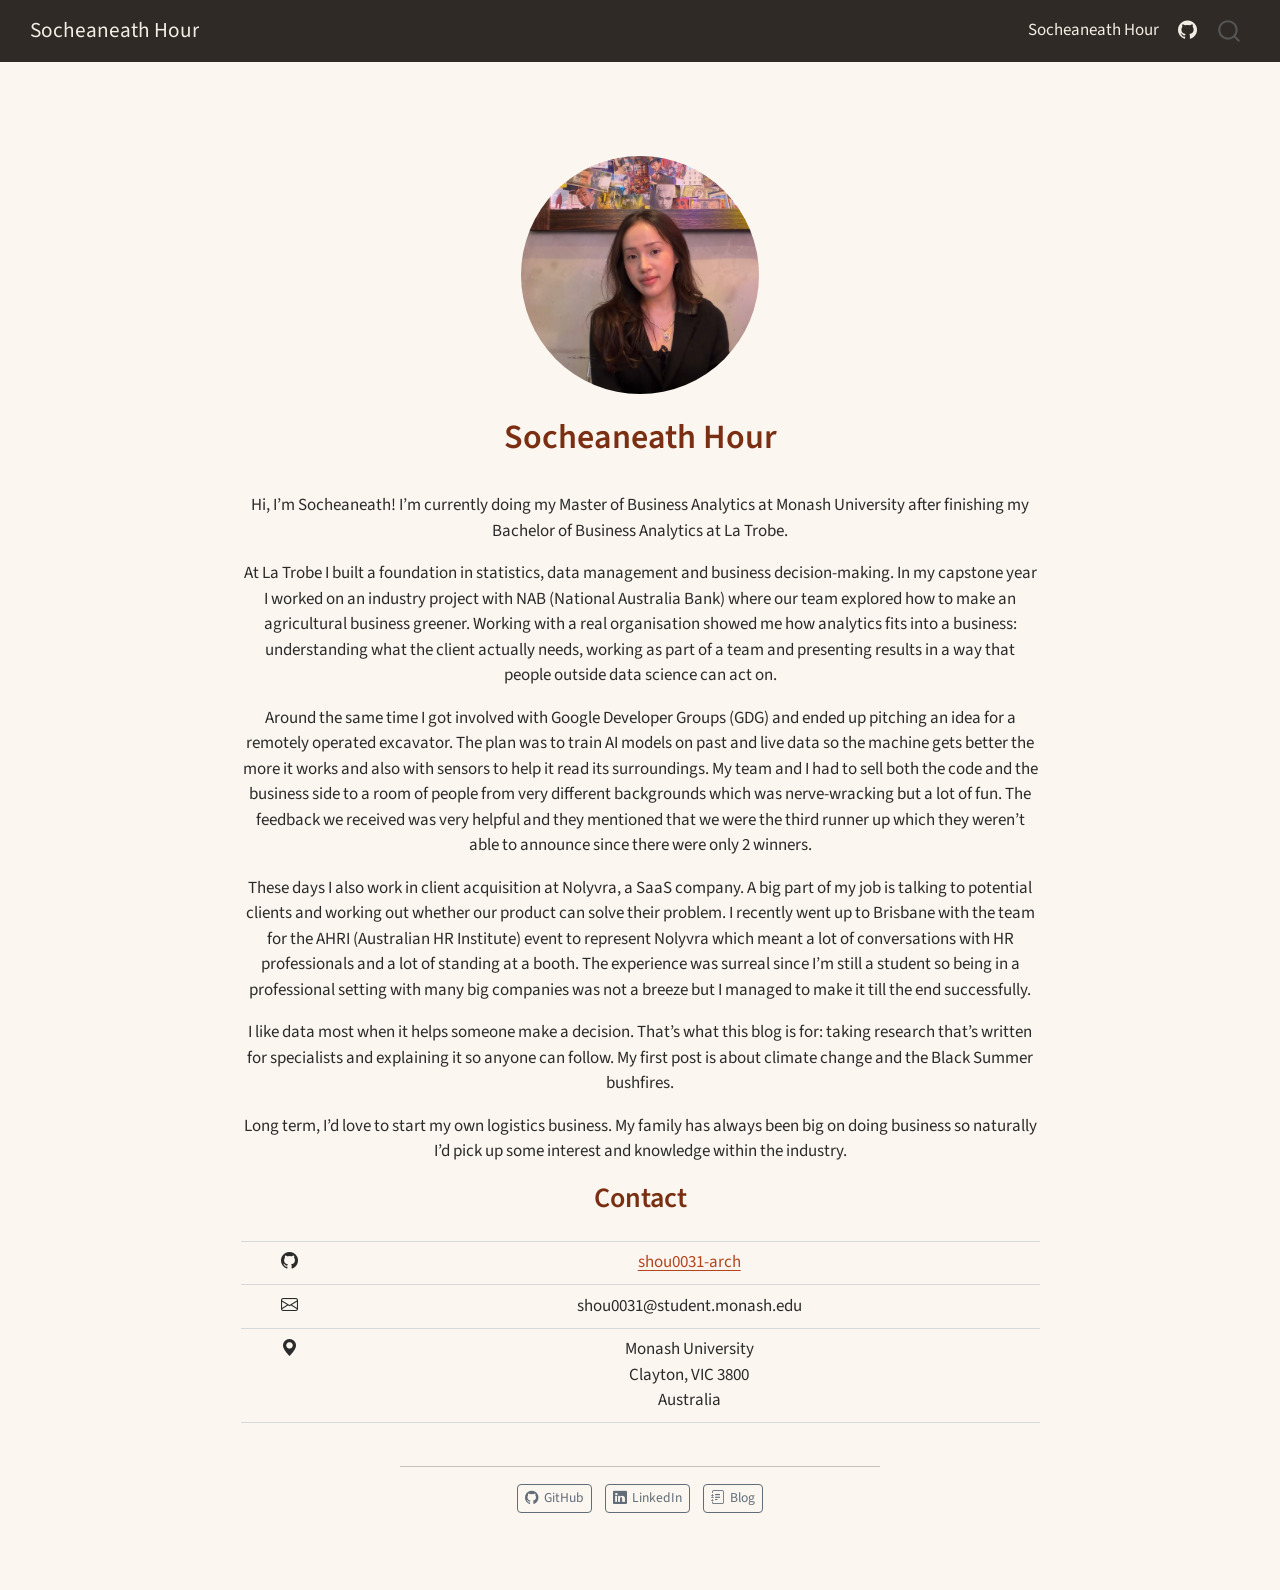
<file: docs/about.html>
<!DOCTYPE html>
<html xmlns="http://www.w3.org/1999/xhtml" lang="en" xml:lang="en"><head>

<meta charset="utf-8">
<meta name="generator" content="quarto-1.6.42">

<meta name="viewport" content="width=device-width, initial-scale=1.0, user-scalable=yes">


<title>Socheaneath Hour</title>
<style>
code{white-space: pre-wrap;}
span.smallcaps{font-variant: small-caps;}
div.columns{display: flex; gap: min(4vw, 1.5em);}
div.column{flex: auto; overflow-x: auto;}
div.hanging-indent{margin-left: 1.5em; text-indent: -1.5em;}
ul.task-list{list-style: none;}
ul.task-list li input[type="checkbox"] {
  width: 0.8em;
  margin: 0 0.8em 0.2em -1em; /* quarto-specific, see https://github.com/quarto-dev/quarto-cli/issues/4556 */ 
  vertical-align: middle;
}
</style>


<script src="site_libs/quarto-nav/quarto-nav.js"></script>
<script src="site_libs/quarto-nav/headroom.min.js"></script>
<script src="site_libs/clipboard/clipboard.min.js"></script>
<script src="site_libs/quarto-search/autocomplete.umd.js"></script>
<script src="site_libs/quarto-search/fuse.min.js"></script>
<script src="site_libs/quarto-search/quarto-search.js"></script>
<meta name="quarto:offset" content="./">
<script src="site_libs/quarto-html/quarto.js"></script>
<script src="site_libs/quarto-html/popper.min.js"></script>
<script src="site_libs/quarto-html/tippy.umd.min.js"></script>
<link href="site_libs/quarto-html/tippy.css" rel="stylesheet">
<link href="site_libs/quarto-html/quarto-syntax-highlighting-2f5df379a58b258e96c21c0638c20c03.css" rel="stylesheet" id="quarto-text-highlighting-styles">
<script src="site_libs/bootstrap/bootstrap.min.js"></script>
<link href="site_libs/bootstrap/bootstrap-icons.css" rel="stylesheet">
<link href="site_libs/bootstrap/bootstrap-6bd9cfa162949bde0a231f530c97869d.min.css" rel="stylesheet" append-hash="true" id="quarto-bootstrap" data-mode="light">
<script id="quarto-search-options" type="application/json">{
  "location": "navbar",
  "copy-button": false,
  "collapse-after": 3,
  "panel-placement": "end",
  "type": "overlay",
  "limit": 50,
  "keyboard-shortcut": [
    "f",
    "/",
    "s"
  ],
  "show-item-context": false,
  "language": {
    "search-no-results-text": "No results",
    "search-matching-documents-text": "matching documents",
    "search-copy-link-title": "Copy link to search",
    "search-hide-matches-text": "Hide additional matches",
    "search-more-match-text": "more match in this document",
    "search-more-matches-text": "more matches in this document",
    "search-clear-button-title": "Clear",
    "search-text-placeholder": "",
    "search-detached-cancel-button-title": "Cancel",
    "search-submit-button-title": "Submit",
    "search-label": "Search"
  }
}</script>


<link rel="stylesheet" href="styles.css">
</head>

<body class="nav-fixed fullcontent">

<div id="quarto-search-results"></div>
  <header id="quarto-header" class="headroom fixed-top">
    <nav class="navbar navbar-expand-lg " data-bs-theme="dark">
      <div class="navbar-container container-fluid">
      <div class="navbar-brand-container mx-auto">
    <a class="navbar-brand" href="./index.html">
    <span class="navbar-title">Socheaneath Hour</span>
    </a>
  </div>
            <div id="quarto-search" class="" title="Search"></div>
          <button class="navbar-toggler" type="button" data-bs-toggle="collapse" data-bs-target="#navbarCollapse" aria-controls="navbarCollapse" role="menu" aria-expanded="false" aria-label="Toggle navigation" onclick="if (window.quartoToggleHeadroom) { window.quartoToggleHeadroom(); }">
  <span class="navbar-toggler-icon"></span>
</button>
          <div class="collapse navbar-collapse" id="navbarCollapse">
            <ul class="navbar-nav navbar-nav-scroll ms-auto">
  <li class="nav-item">
    <a class="nav-link active" href="./about.html" aria-current="page"> 
<span class="menu-text">Socheaneath Hour</span></a>
  </li>  
  <li class="nav-item compact">
    <a class="nav-link" href="https://github.com/shou0031-arch"> <i class="bi bi-github" role="img">
</i> 
<span class="menu-text"></span></a>
  </li>  
</ul>
          </div> <!-- /navcollapse -->
            <div class="quarto-navbar-tools">
</div>
      </div> <!-- /container-fluid -->
    </nav>
</header>
<!-- content -->
<div id="quarto-content" class="quarto-container page-columns page-rows-contents page-layout-article page-navbar">
<!-- sidebar -->
<!-- margin-sidebar -->
    
<!-- main -->
<div class="quarto-about-jolla">
  <img src="profile.jpg" class="about-image
  round " style="height: 14em; width: 14em;">
 <header id="title-block-header" class="quarto-title-block default">
<div class="quarto-title">
<h1 class="title">Socheaneath Hour</h1>
</div>
<div class="quarto-title-meta">
  </div>
</header><main class="content" id="quarto-document-content">
<p>Hi, I’m Socheaneath! I’m currently doing my Master of Business Analytics at Monash University after finishing my Bachelor of Business Analytics at La Trobe.</p>
<p>At La Trobe I built a foundation in statistics, data management and business decision-making. In my capstone year I worked on an industry project with NAB (National Australia Bank) where our team explored how to make an agricultural business greener. Working with a real organisation showed me how analytics fits into a business: understanding what the client actually needs, working as part of a team and presenting results in a way that people outside data science can act on.</p>
<p>Around the same time I got involved with Google Developer Groups (GDG) and ended up pitching an idea for a remotely operated excavator. The plan was to train AI models on past and live data so the machine gets better the more it works and also with sensors to help it read its surroundings. My team and I had to sell both the code and the business side to a room of people from very different backgrounds which was nerve-wracking but a lot of fun. The feedback we received was very helpful and they mentioned that we were the third runner up which they weren’t able to announce since there were only 2 winners.</p>
<p>These days I also work in client acquisition at Nolyvra, a SaaS company. A big part of my job is talking to potential clients and working out whether our product can solve their problem. I recently went up to Brisbane with the team for the AHRI (Australian HR Institute) event to represent Nolyvra which meant a lot of conversations with HR professionals and a lot of standing at a booth. The experience was surreal since I’m still a student so being in a professional setting with many big companies was not a breeze but I managed to make it till the end successfully.</p>
<p>I like data most when it helps someone make a decision. That’s what this blog is for: taking research that’s written for specialists and explaining it so anyone can follow. My first post is about climate change and the Black Summer bushfires.</p>
<p>Long term, I’d love to start my own logistics business. My family has always been big on doing business so naturally I’d pick up some interest and knowledge within the industry.</p>
<section id="contact" class="level2">
<h2 data-anchor-id="contact">Contact</h2>
<table class="caption-top table">
<tbody>
<tr class="odd">
<td><i class="bi bi-github"></i></td>
<td><a href="https://github.com/shou0031-arch">shou0031-arch</a></td>
</tr>
<tr class="even">
<td><i class="bi bi-envelope"></i></td>
<td>shou0031@student.monash.edu</td>
</tr>
<tr class="odd">
<td><i class="bi bi-geo-alt-fill"></i></td>
<td>Monash University<br>Clayton, VIC 3800<br>Australia</td>
</tr>
</tbody>
</table>


</section>
</main> 
  <hr class="about-sep">
   <div class="about-links">
  <a href="https://github.com/shou0031-arch" class="about-link" rel="" target="">
    <i class="bi bi-github"></i>
     <span class="about-link-text">GitHub</span>
  </a>
  <a href="https://www.linkedin.com/in/socheaneath-hour-b355b3300/" class="about-link" rel="" target="">
    <i class="bi bi-linkedin"></i>
     <span class="about-link-text">LinkedIn</span>
  </a>
  <a href="https://etc5523-2026.github.io/etc5523-assignment-3-shou0031-arch/" class="about-link" rel="" target="">
    <i class="bi bi-journal-text"></i>
     <span class="about-link-text">Blog</span>
  </a>
</div>
</div>
 <!-- /main -->
<script id="quarto-html-after-body" type="application/javascript">
window.document.addEventListener("DOMContentLoaded", function (event) {
  const toggleBodyColorMode = (bsSheetEl) => {
    const mode = bsSheetEl.getAttribute("data-mode");
    const bodyEl = window.document.querySelector("body");
    if (mode === "dark") {
      bodyEl.classList.add("quarto-dark");
      bodyEl.classList.remove("quarto-light");
    } else {
      bodyEl.classList.add("quarto-light");
      bodyEl.classList.remove("quarto-dark");
    }
  }
  const toggleBodyColorPrimary = () => {
    const bsSheetEl = window.document.querySelector("link#quarto-bootstrap");
    if (bsSheetEl) {
      toggleBodyColorMode(bsSheetEl);
    }
  }
  toggleBodyColorPrimary();  
  const isCodeAnnotation = (el) => {
    for (const clz of el.classList) {
      if (clz.startsWith('code-annotation-')) {                     
        return true;
      }
    }
    return false;
  }
  const onCopySuccess = function(e) {
    // button target
    const button = e.trigger;
    // don't keep focus
    button.blur();
    // flash "checked"
    button.classList.add('code-copy-button-checked');
    var currentTitle = button.getAttribute("title");
    button.setAttribute("title", "Copied!");
    let tooltip;
    if (window.bootstrap) {
      button.setAttribute("data-bs-toggle", "tooltip");
      button.setAttribute("data-bs-placement", "left");
      button.setAttribute("data-bs-title", "Copied!");
      tooltip = new bootstrap.Tooltip(button, 
        { trigger: "manual", 
          customClass: "code-copy-button-tooltip",
          offset: [0, -8]});
      tooltip.show();    
    }
    setTimeout(function() {
      if (tooltip) {
        tooltip.hide();
        button.removeAttribute("data-bs-title");
        button.removeAttribute("data-bs-toggle");
        button.removeAttribute("data-bs-placement");
      }
      button.setAttribute("title", currentTitle);
      button.classList.remove('code-copy-button-checked');
    }, 1000);
    // clear code selection
    e.clearSelection();
  }
  const getTextToCopy = function(trigger) {
      const codeEl = trigger.previousElementSibling.cloneNode(true);
      for (const childEl of codeEl.children) {
        if (isCodeAnnotation(childEl)) {
          childEl.remove();
        }
      }
      return codeEl.innerText;
  }
  const clipboard = new window.ClipboardJS('.code-copy-button:not([data-in-quarto-modal])', {
    text: getTextToCopy
  });
  clipboard.on('success', onCopySuccess);
  if (window.document.getElementById('quarto-embedded-source-code-modal')) {
    const clipboardModal = new window.ClipboardJS('.code-copy-button[data-in-quarto-modal]', {
      text: getTextToCopy,
      container: window.document.getElementById('quarto-embedded-source-code-modal')
    });
    clipboardModal.on('success', onCopySuccess);
  }
    var localhostRegex = new RegExp(/^(?:http|https):\/\/localhost\:?[0-9]*\//);
    var mailtoRegex = new RegExp(/^mailto:/);
      var filterRegex = new RegExp('/' + window.location.host + '/');
    var isInternal = (href) => {
        return filterRegex.test(href) || localhostRegex.test(href) || mailtoRegex.test(href);
    }
    // Inspect non-navigation links and adorn them if external
 	var links = window.document.querySelectorAll('a[href]:not(.nav-link):not(.navbar-brand):not(.toc-action):not(.sidebar-link):not(.sidebar-item-toggle):not(.pagination-link):not(.no-external):not([aria-hidden]):not(.dropdown-item):not(.quarto-navigation-tool):not(.about-link)');
    for (var i=0; i<links.length; i++) {
      const link = links[i];
      if (!isInternal(link.href)) {
        // undo the damage that might have been done by quarto-nav.js in the case of
        // links that we want to consider external
        if (link.dataset.originalHref !== undefined) {
          link.href = link.dataset.originalHref;
        }
      }
    }
  function tippyHover(el, contentFn, onTriggerFn, onUntriggerFn) {
    const config = {
      allowHTML: true,
      maxWidth: 500,
      delay: 100,
      arrow: false,
      appendTo: function(el) {
          return el.parentElement;
      },
      interactive: true,
      interactiveBorder: 10,
      theme: 'quarto',
      placement: 'bottom-start',
    };
    if (contentFn) {
      config.content = contentFn;
    }
    if (onTriggerFn) {
      config.onTrigger = onTriggerFn;
    }
    if (onUntriggerFn) {
      config.onUntrigger = onUntriggerFn;
    }
    window.tippy(el, config); 
  }
  const noterefs = window.document.querySelectorAll('a[role="doc-noteref"]');
  for (var i=0; i<noterefs.length; i++) {
    const ref = noterefs[i];
    tippyHover(ref, function() {
      // use id or data attribute instead here
      let href = ref.getAttribute('data-footnote-href') || ref.getAttribute('href');
      try { href = new URL(href).hash; } catch {}
      const id = href.replace(/^#\/?/, "");
      const note = window.document.getElementById(id);
      if (note) {
        return note.innerHTML;
      } else {
        return "";
      }
    });
  }
  const xrefs = window.document.querySelectorAll('a.quarto-xref');
  const processXRef = (id, note) => {
    // Strip column container classes
    const stripColumnClz = (el) => {
      el.classList.remove("page-full", "page-columns");
      if (el.children) {
        for (const child of el.children) {
          stripColumnClz(child);
        }
      }
    }
    stripColumnClz(note)
    if (id === null || id.startsWith('sec-')) {
      // Special case sections, only their first couple elements
      const container = document.createElement("div");
      if (note.children && note.children.length > 2) {
        container.appendChild(note.children[0].cloneNode(true));
        for (let i = 1; i < note.children.length; i++) {
          const child = note.children[i];
          if (child.tagName === "P" && child.innerText === "") {
            continue;
          } else {
            container.appendChild(child.cloneNode(true));
            break;
          }
        }
        if (window.Quarto?.typesetMath) {
          window.Quarto.typesetMath(container);
        }
        return container.innerHTML
      } else {
        if (window.Quarto?.typesetMath) {
          window.Quarto.typesetMath(note);
        }
        return note.innerHTML;
      }
    } else {
      // Remove any anchor links if they are present
      const anchorLink = note.querySelector('a.anchorjs-link');
      if (anchorLink) {
        anchorLink.remove();
      }
      if (window.Quarto?.typesetMath) {
        window.Quarto.typesetMath(note);
      }
      if (note.classList.contains("callout")) {
        return note.outerHTML;
      } else {
        return note.innerHTML;
      }
    }
  }
  for (var i=0; i<xrefs.length; i++) {
    const xref = xrefs[i];
    tippyHover(xref, undefined, function(instance) {
      instance.disable();
      let url = xref.getAttribute('href');
      let hash = undefined; 
      if (url.startsWith('#')) {
        hash = url;
      } else {
        try { hash = new URL(url).hash; } catch {}
      }
      if (hash) {
        const id = hash.replace(/^#\/?/, "");
        const note = window.document.getElementById(id);
        if (note !== null) {
          try {
            const html = processXRef(id, note.cloneNode(true));
            instance.setContent(html);
          } finally {
            instance.enable();
            instance.show();
          }
        } else {
          // See if we can fetch this
          fetch(url.split('#')[0])
          .then(res => res.text())
          .then(html => {
            const parser = new DOMParser();
            const htmlDoc = parser.parseFromString(html, "text/html");
            const note = htmlDoc.getElementById(id);
            if (note !== null) {
              const html = processXRef(id, note);
              instance.setContent(html);
            } 
          }).finally(() => {
            instance.enable();
            instance.show();
          });
        }
      } else {
        // See if we can fetch a full url (with no hash to target)
        // This is a special case and we should probably do some content thinning / targeting
        fetch(url)
        .then(res => res.text())
        .then(html => {
          const parser = new DOMParser();
          const htmlDoc = parser.parseFromString(html, "text/html");
          const note = htmlDoc.querySelector('main.content');
          if (note !== null) {
            // This should only happen for chapter cross references
            // (since there is no id in the URL)
            // remove the first header
            if (note.children.length > 0 && note.children[0].tagName === "HEADER") {
              note.children[0].remove();
            }
            const html = processXRef(null, note);
            instance.setContent(html);
          } 
        }).finally(() => {
          instance.enable();
          instance.show();
        });
      }
    }, function(instance) {
    });
  }
      let selectedAnnoteEl;
      const selectorForAnnotation = ( cell, annotation) => {
        let cellAttr = 'data-code-cell="' + cell + '"';
        let lineAttr = 'data-code-annotation="' +  annotation + '"';
        const selector = 'span[' + cellAttr + '][' + lineAttr + ']';
        return selector;
      }
      const selectCodeLines = (annoteEl) => {
        const doc = window.document;
        const targetCell = annoteEl.getAttribute("data-target-cell");
        const targetAnnotation = annoteEl.getAttribute("data-target-annotation");
        const annoteSpan = window.document.querySelector(selectorForAnnotation(targetCell, targetAnnotation));
        const lines = annoteSpan.getAttribute("data-code-lines").split(",");
        const lineIds = lines.map((line) => {
          return targetCell + "-" + line;
        })
        let top = null;
        let height = null;
        let parent = null;
        if (lineIds.length > 0) {
            //compute the position of the single el (top and bottom and make a div)
            const el = window.document.getElementById(lineIds[0]);
            top = el.offsetTop;
            height = el.offsetHeight;
            parent = el.parentElement.parentElement;
          if (lineIds.length > 1) {
            const lastEl = window.document.getElementById(lineIds[lineIds.length - 1]);
            const bottom = lastEl.offsetTop + lastEl.offsetHeight;
            height = bottom - top;
          }
          if (top !== null && height !== null && parent !== null) {
            // cook up a div (if necessary) and position it 
            let div = window.document.getElementById("code-annotation-line-highlight");
            if (div === null) {
              div = window.document.createElement("div");
              div.setAttribute("id", "code-annotation-line-highlight");
              div.style.position = 'absolute';
              parent.appendChild(div);
            }
            div.style.top = top - 2 + "px";
            div.style.height = height + 4 + "px";
            div.style.left = 0;
            let gutterDiv = window.document.getElementById("code-annotation-line-highlight-gutter");
            if (gutterDiv === null) {
              gutterDiv = window.document.createElement("div");
              gutterDiv.setAttribute("id", "code-annotation-line-highlight-gutter");
              gutterDiv.style.position = 'absolute';
              const codeCell = window.document.getElementById(targetCell);
              const gutter = codeCell.querySelector('.code-annotation-gutter');
              gutter.appendChild(gutterDiv);
            }
            gutterDiv.style.top = top - 2 + "px";
            gutterDiv.style.height = height + 4 + "px";
          }
          selectedAnnoteEl = annoteEl;
        }
      };
      const unselectCodeLines = () => {
        const elementsIds = ["code-annotation-line-highlight", "code-annotation-line-highlight-gutter"];
        elementsIds.forEach((elId) => {
          const div = window.document.getElementById(elId);
          if (div) {
            div.remove();
          }
        });
        selectedAnnoteEl = undefined;
      };
        // Handle positioning of the toggle
    window.addEventListener(
      "resize",
      throttle(() => {
        elRect = undefined;
        if (selectedAnnoteEl) {
          selectCodeLines(selectedAnnoteEl);
        }
      }, 10)
    );
    function throttle(fn, ms) {
    let throttle = false;
    let timer;
      return (...args) => {
        if(!throttle) { // first call gets through
            fn.apply(this, args);
            throttle = true;
        } else { // all the others get throttled
            if(timer) clearTimeout(timer); // cancel #2
            timer = setTimeout(() => {
              fn.apply(this, args);
              timer = throttle = false;
            }, ms);
        }
      };
    }
      // Attach click handler to the DT
      const annoteDls = window.document.querySelectorAll('dt[data-target-cell]');
      for (const annoteDlNode of annoteDls) {
        annoteDlNode.addEventListener('click', (event) => {
          const clickedEl = event.target;
          if (clickedEl !== selectedAnnoteEl) {
            unselectCodeLines();
            const activeEl = window.document.querySelector('dt[data-target-cell].code-annotation-active');
            if (activeEl) {
              activeEl.classList.remove('code-annotation-active');
            }
            selectCodeLines(clickedEl);
            clickedEl.classList.add('code-annotation-active');
          } else {
            // Unselect the line
            unselectCodeLines();
            clickedEl.classList.remove('code-annotation-active');
          }
        });
      }
  const findCites = (el) => {
    const parentEl = el.parentElement;
    if (parentEl) {
      const cites = parentEl.dataset.cites;
      if (cites) {
        return {
          el,
          cites: cites.split(' ')
        };
      } else {
        return findCites(el.parentElement)
      }
    } else {
      return undefined;
    }
  };
  var bibliorefs = window.document.querySelectorAll('a[role="doc-biblioref"]');
  for (var i=0; i<bibliorefs.length; i++) {
    const ref = bibliorefs[i];
    const citeInfo = findCites(ref);
    if (citeInfo) {
      tippyHover(citeInfo.el, function() {
        var popup = window.document.createElement('div');
        citeInfo.cites.forEach(function(cite) {
          var citeDiv = window.document.createElement('div');
          citeDiv.classList.add('hanging-indent');
          citeDiv.classList.add('csl-entry');
          var biblioDiv = window.document.getElementById('ref-' + cite);
          if (biblioDiv) {
            citeDiv.innerHTML = biblioDiv.innerHTML;
          }
          popup.appendChild(citeDiv);
        });
        return popup.innerHTML;
      });
    }
  }
});
</script>
</div> <!-- /content -->




</body></html>
</file>
<file: docs/site_libs/quarto-html/tippy.css>
.tippy-box[data-animation=fade][data-state=hidden]{opacity:0}[data-tippy-root]{max-width:calc(100vw - 10px)}.tippy-box{position:relative;background-color:#333;color:#fff;border-radius:4px;font-size:14px;line-height:1.4;white-space:normal;outline:0;transition-property:transform,visibility,opacity}.tippy-box[data-placement^=top]>.tippy-arrow{bottom:0}.tippy-box[data-placement^=top]>.tippy-arrow:before{bottom:-7px;left:0;border-width:8px 8px 0;border-top-color:initial;transform-origin:center top}.tippy-box[data-placement^=bottom]>.tippy-arrow{top:0}.tippy-box[data-placement^=bottom]>.tippy-arrow:before{top:-7px;left:0;border-width:0 8px 8px;border-bottom-color:initial;transform-origin:center bottom}.tippy-box[data-placement^=left]>.tippy-arrow{right:0}.tippy-box[data-placement^=left]>.tippy-arrow:before{border-width:8px 0 8px 8px;border-left-color:initial;right:-7px;transform-origin:center left}.tippy-box[data-placement^=right]>.tippy-arrow{left:0}.tippy-box[data-placement^=right]>.tippy-arrow:before{left:-7px;border-width:8px 8px 8px 0;border-right-color:initial;transform-origin:center right}.tippy-box[data-inertia][data-state=visible]{transition-timing-function:cubic-bezier(.54,1.5,.38,1.11)}.tippy-arrow{width:16px;height:16px;color:#333}.tippy-arrow:before{content:"";position:absolute;border-color:transparent;border-style:solid}.tippy-content{position:relative;padding:5px 9px;z-index:1}
</file>
<file: docs/site_libs/quarto-html/quarto-syntax-highlighting-2f5df379a58b258e96c21c0638c20c03.css>
/* quarto syntax highlight colors */
:root {
  --quarto-hl-ot-color: #003B4F;
  --quarto-hl-at-color: #657422;
  --quarto-hl-ss-color: #20794D;
  --quarto-hl-an-color: #5E5E5E;
  --quarto-hl-fu-color: #4758AB;
  --quarto-hl-st-color: #20794D;
  --quarto-hl-cf-color: #003B4F;
  --quarto-hl-op-color: #5E5E5E;
  --quarto-hl-er-color: #AD0000;
  --quarto-hl-bn-color: #AD0000;
  --quarto-hl-al-color: #AD0000;
  --quarto-hl-va-color: #111111;
  --quarto-hl-bu-color: inherit;
  --quarto-hl-ex-color: inherit;
  --quarto-hl-pp-color: #AD0000;
  --quarto-hl-in-color: #5E5E5E;
  --quarto-hl-vs-color: #20794D;
  --quarto-hl-wa-color: #5E5E5E;
  --quarto-hl-do-color: #5E5E5E;
  --quarto-hl-im-color: #00769E;
  --quarto-hl-ch-color: #20794D;
  --quarto-hl-dt-color: #AD0000;
  --quarto-hl-fl-color: #AD0000;
  --quarto-hl-co-color: #5E5E5E;
  --quarto-hl-cv-color: #5E5E5E;
  --quarto-hl-cn-color: #8f5902;
  --quarto-hl-sc-color: #5E5E5E;
  --quarto-hl-dv-color: #AD0000;
  --quarto-hl-kw-color: #003B4F;
}

/* other quarto variables */
:root {
  --quarto-font-monospace: SFMono-Regular, Menlo, Monaco, Consolas, "Liberation Mono", "Courier New", monospace;
}

pre > code.sourceCode > span {
  color: #003B4F;
}

code span {
  color: #003B4F;
}

code.sourceCode > span {
  color: #003B4F;
}

div.sourceCode,
div.sourceCode pre.sourceCode {
  color: #003B4F;
}

code span.ot {
  color: #003B4F;
  font-style: inherit;
}

code span.at {
  color: #657422;
  font-style: inherit;
}

code span.ss {
  color: #20794D;
  font-style: inherit;
}

code span.an {
  color: #5E5E5E;
  font-style: inherit;
}

code span.fu {
  color: #4758AB;
  font-style: inherit;
}

code span.st {
  color: #20794D;
  font-style: inherit;
}

code span.cf {
  color: #003B4F;
  font-weight: bold;
  font-style: inherit;
}

code span.op {
  color: #5E5E5E;
  font-style: inherit;
}

code span.er {
  color: #AD0000;
  font-style: inherit;
}

code span.bn {
  color: #AD0000;
  font-style: inherit;
}

code span.al {
  color: #AD0000;
  font-style: inherit;
}

code span.va {
  color: #111111;
  font-style: inherit;
}

code span.bu {
  font-style: inherit;
}

code span.ex {
  font-style: inherit;
}

code span.pp {
  color: #AD0000;
  font-style: inherit;
}

code span.in {
  color: #5E5E5E;
  font-style: inherit;
}

code span.vs {
  color: #20794D;
  font-style: inherit;
}

code span.wa {
  color: #5E5E5E;
  font-style: italic;
}

code span.do {
  color: #5E5E5E;
  font-style: italic;
}

code span.im {
  color: #00769E;
  font-style: inherit;
}

code span.ch {
  color: #20794D;
  font-style: inherit;
}

code span.dt {
  color: #AD0000;
  font-style: inherit;
}

code span.fl {
  color: #AD0000;
  font-style: inherit;
}

code span.co {
  color: #5E5E5E;
  font-style: inherit;
}

code span.cv {
  color: #5E5E5E;
  font-style: italic;
}

code span.cn {
  color: #8f5902;
  font-style: inherit;
}

code span.sc {
  color: #5E5E5E;
  font-style: inherit;
}

code span.dv {
  color: #AD0000;
  font-style: inherit;
}

code span.kw {
  color: #003B4F;
  font-weight: bold;
  font-style: inherit;
}

.prevent-inlining {
  content: "</";
}

/*# sourceMappingURL=35eb38a806ee71ea6d2563be2308c832.css.map */
</file>
<file: docs/styles.css>
/* Custom theming */

/* Background colours */
body {
  background-color: #FBF7F0;
  color: #2B2B2B;
}

.navbar {
  background-color: #2F2A26 !important;
}

/* Heading font colours */
h1, h2, h3, h4, h5, h6,
.title {
  color: #7A2E12;
}

/* Link colour */
a {
  color: #B4441C;
}

.navbar .navbar-title,
.navbar .nav-link,
.navbar .bi {
  color: #F4EDE3 !important;
}
</file>
